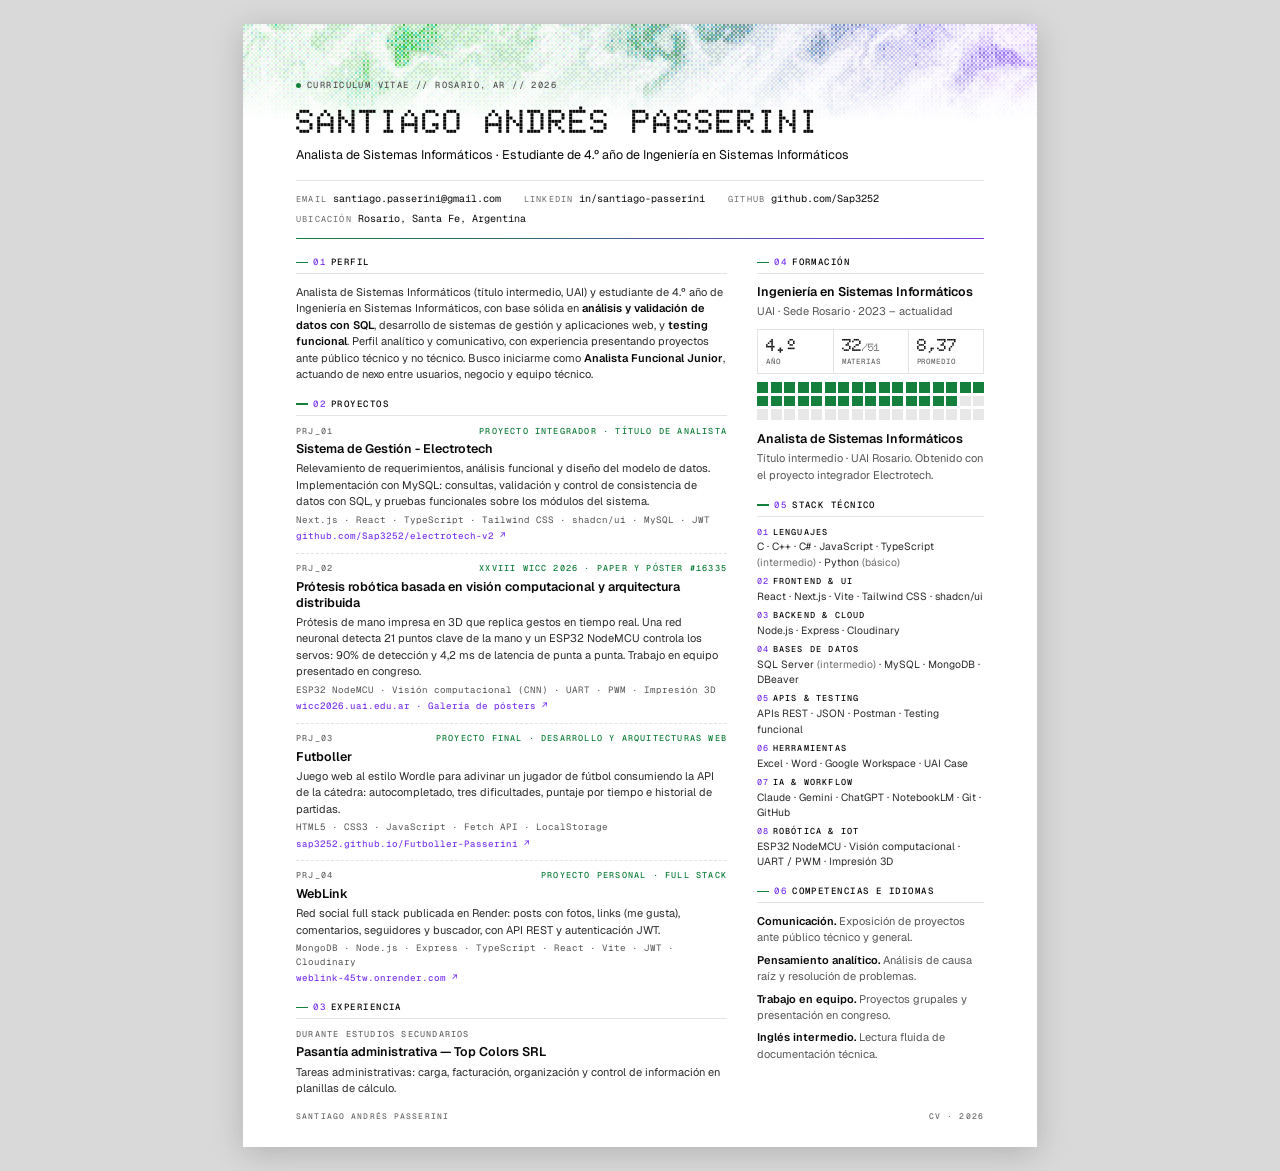
<file: cv/index.html>
<!doctype html>
<html lang="es" data-theme="light">
<head>
<meta charset="utf-8">
<meta name="viewport" content="width=device-width, initial-scale=1">
<title>CV — Santiago Andrés Passerini</title>
<meta name="description" content="Curriculum vitae de Santiago Andrés Passerini, Analista de Sistemas Informáticos.">
<link rel="icon" href="../assets/favicon.svg" type="image/svg+xml">
<link rel="preconnect" href="https://fonts.googleapis.com">
<link rel="preconnect" href="https://fonts.gstatic.com" crossorigin>
<link rel="stylesheet" href="https://fonts.googleapis.com/css2?family=Doto:wght@900&family=Geist:wght@400;500;600&family=Geist+Mono:wght@400;500&display=swap">
<!-- Fuente del CV en PDF: se genera imprimiendo esta página (ver README) -->
<style>
  :root {
    --ink: #0a0a0a;
    --text: #2a2a2a;
    --muted: #555;
    --dim: #6b6b6b;
    --line: #e3e3e3;
    --cell: #e8e8e8;
    --green: #15803d;
    --violet: #7c3aed;
    --sans: "Geist", system-ui, sans-serif;
    --mono: "Geist Mono", ui-monospace, monospace;
    --dot: "Doto", "Geist Mono", monospace;
  }

  @page { size: A4; margin: 0; }
  * { box-sizing: border-box; }
  html { -webkit-print-color-adjust: exact; print-color-adjust: exact; }
  body { margin: 0; background: #d9d9d9; color: var(--text); font: 400 8.3pt/1.48 var(--sans); }
  a { color: inherit; text-decoration: none; }
  p { margin: 0; }

  /* Hoja A4: centrada en pantalla, a sangre al imprimir */
  .sheet {
    position: relative; overflow: hidden;
    width: 210mm; min-height: 297mm; margin: 24px auto;
    padding: 0 14mm 12mm;
    background: #fff;
    box-shadow: 0 6px 30px rgb(0 0 0 / 0.18);
  }
  @media print {
    body { background: #fff; }
    .sheet { margin: 0; box-shadow: none; height: 297mm; }
  }

  /* Banda dither: el mismo fondo del portfolio (modo claro). Al cargar se congela en una
     imagen con el toque violeta y el fundido a blanco, para que el PDF salga igual que la pantalla. */
  .band { position: absolute; left: 0; right: 0; top: 0; height: 26mm; }
  .band canvas, .band img { display: block; width: 100%; height: 100%; image-rendering: pixelated; }
  .band.no-webgl { background: linear-gradient(to bottom, transparent, #fff), linear-gradient(100deg, rgb(21 128 61 / 0.15), rgb(124 58 237 / 0.15)); }

  /* Encabezado */
  .head { position: relative; padding-top: 15mm; }
  .meta {
    display: flex; align-items: center; gap: 6px;
    font: 500 6.6pt/1 var(--mono); letter-spacing: 0.16em; text-transform: uppercase;
    color: var(--muted);
  }
  .meta .dot { width: 5px; height: 5px; border-radius: 50%; background: var(--green); }
  h1 {
    margin: 4mm 0 0;
    font: 900 25pt/1 var(--dot); letter-spacing: 0.03em; text-transform: uppercase;
    color: var(--ink);
  }
  .role { margin-top: 2.2mm; font-size: 9.4pt; color: var(--ink); }
  .contact {
    display: flex; flex-wrap: wrap; gap: 1.6mm 6mm;
    margin: 4mm 0 0; padding: 3mm 0 0; list-style: none;
    border-top: 0.6pt solid var(--line);
    font: 400 7.6pt/1.4 var(--mono); color: var(--ink);
  }
  .contact span { margin-right: 1.6mm; font-size: 6.4pt; letter-spacing: 0.14em; color: var(--dim); }
  .rule { height: 1pt; margin-top: 3mm; background: linear-gradient(90deg, var(--green), var(--violet)); }

  /* Columnas */
  .cols { display: grid; grid-template-columns: 1fr 60mm; gap: 8mm; margin-top: 5mm; }
  section + section { margin-top: 4.6mm; }
  h2 {
    display: flex; align-items: center; gap: 5px;
    margin: 0 0 2.6mm; padding-bottom: 1.6mm;
    border-bottom: 0.6pt solid var(--line);
    font: 500 6.8pt/1 var(--mono); letter-spacing: 0.16em; text-transform: uppercase;
    color: var(--ink);
  }
  h2::before { content: ""; width: 9pt; height: 1pt; background: var(--green); }
  h2 i { font-style: normal; color: var(--violet); }

  .lead { color: var(--text); }
  .lead b { color: var(--ink); font-weight: 600; }

  /* Proyectos */
  .prj + .prj { margin-top: 2.4mm; padding-top: 2.4mm; border-top: 0.6pt dashed var(--line); }
  .prj-top {
    display: flex; justify-content: space-between; gap: 8px;
    font: 500 6.4pt/1.3 var(--mono); letter-spacing: 0.14em; text-transform: uppercase;
    color: var(--dim);
  }
  .prj-top .tag { color: var(--green); text-align: right; }
  h3 { margin: 1.2mm 0 0.8mm; font: 600 9.4pt/1.3 var(--sans); color: var(--ink); }
  .tech { margin-top: 1.2mm; font: 400 6.9pt/1.45 var(--mono); color: var(--muted); }
  .link { display: inline-block; margin-top: 0.8mm; font: 500 6.9pt/1.4 var(--mono); color: var(--violet); }

  .xp-when { font: 500 6.4pt/1.3 var(--mono); letter-spacing: 0.14em; text-transform: uppercase; color: var(--dim); }

  /* Formación */
  .edu + .edu { margin-top: 3mm; }
  .edu h3 { margin-top: 0; }
  .edu p { color: var(--muted); }
  .stats { display: grid; grid-template-columns: repeat(3, 1fr); margin-top: 2.4mm; border: 0.6pt solid var(--line); }
  .stat { padding: 1.8mm 2mm; }
  .stat + .stat { border-left: 0.6pt solid var(--line); }
  .stat b { display: block; font: 900 13pt/1 var(--dot); color: var(--ink); }
  .stat b small { font-size: 8pt; color: var(--dim); }
  .stat span { display: block; margin-top: 1mm; font: 500 5.6pt/1.2 var(--mono); letter-spacing: 0.12em; text-transform: uppercase; color: var(--dim); }
  .grid { display: grid; grid-template-columns: repeat(17, 1fr); gap: 0.7mm; margin-top: 2mm; }
  .grid i { aspect-ratio: 1; background: var(--cell); }
  .grid i.on { background: var(--green); }

  /* Stack */
  .stack { margin: 0; }
  .stack div + div { margin-top: 1.5mm; }
  .stack dt { font: 500 6.4pt/1.3 var(--mono); letter-spacing: 0.14em; text-transform: uppercase; color: var(--ink); }
  .stack dt i { font-style: normal; color: var(--violet); margin-right: 3px; }
  .stack dd { margin: 0.5mm 0 0; font-size: 7.8pt; color: var(--text); }
  .stack em { font-style: normal; color: var(--dim); }

  .list { margin: 0; padding: 0; list-style: none; }
  .list li + li { margin-top: 1.6mm; }
  .list b { display: block; color: var(--ink); font-weight: 600; }
  .list span { color: var(--muted); }
  .list.inline b { display: inline; }


  .foot {
    position: absolute; left: 14mm; right: 14mm; bottom: 7mm;
    display: flex; justify-content: space-between;
    font: 500 6pt/1 var(--mono); letter-spacing: 0.14em; text-transform: uppercase;
    color: var(--dim);
  }
</style>
<script src="../dither.js" defer></script>
</head>
<body>
<article class="sheet">
  <div class="band" aria-hidden="true"><canvas id="dither"></canvas></div>

  <header class="head">
    <p class="meta"><span class="dot"></span>Curriculum vitae // Rosario, AR // 2026</p>
    <h1>Santiago Andrés Passerini</h1>
    <p class="role">Analista de Sistemas Informáticos · Estudiante de 4.º año de Ingeniería en Sistemas Informáticos</p>
    <ul class="contact">
      <li><span>EMAIL</span><a href="mailto:santiago.passerini@gmail.com">santiago.passerini@gmail.com</a></li>
      <li><span>LINKEDIN</span><a href="https://www.linkedin.com/in/santiago-passerini">in/santiago-passerini</a></li>
      <li><span>GITHUB</span><a href="https://github.com/Sap3252">github.com/Sap3252</a></li>
      <li><span>UBICACIÓN</span>Rosario, Santa Fe, Argentina</li>
    </ul>
    <div class="rule"></div>
  </header>

  <div class="cols">
    <main>
      <section>
        <h2><i>01</i>Perfil</h2>
        <p class="lead">
          Analista de Sistemas Informáticos (título intermedio, UAI) y estudiante de 4.º año de Ingeniería en Sistemas Informáticos,
          con base sólida en <b>análisis y validación de datos con SQL</b>, desarrollo de sistemas de gestión y aplicaciones web, y <b>testing funcional</b>.
          Perfil analítico y comunicativo, con experiencia presentando proyectos ante público técnico y no técnico.
          Busco iniciarme como <b>Analista Funcional Junior</b>, actuando de nexo entre usuarios, negocio y equipo técnico.
        </p>
      </section>

      <section>
        <h2><i>02</i>Proyectos</h2>

        <div class="prj">
          <div class="prj-top"><span>PRJ_01</span><span class="tag">Proyecto integrador · Título de Analista</span></div>
          <h3>Sistema de Gestión - Electrotech</h3>
          <p>Relevamiento de requerimientos, análisis funcional y diseño del modelo de datos. Implementación con MySQL: consultas, validación y control de consistencia de datos con SQL, y pruebas funcionales sobre los módulos del sistema.</p>
          <p class="tech">Next.js · React · TypeScript · Tailwind CSS · shadcn/ui · MySQL · JWT</p>
          <a class="link" href="https://github.com/Sap3252/electrotech-v2">github.com/Sap3252/electrotech-v2 ↗</a>
        </div>

        <div class="prj">
          <div class="prj-top"><span>PRJ_02</span><span class="tag">XXVIII WICC 2026 · Paper y póster #16335</span></div>
          <h3>Prótesis robótica basada en visión computacional y arquitectura distribuida</h3>
          <p>Prótesis de mano impresa en 3D que replica gestos en tiempo real. Una red neuronal detecta 21 puntos clave de la mano y un ESP32 NodeMCU controla los servos: 90% de detección y 4,2 ms de latencia de punta a punta. Trabajo en equipo presentado en congreso.</p>
          <p class="tech">ESP32 NodeMCU · Visión computacional&nbsp;(CNN) · UART · PWM · Impresión&nbsp;3D</p>
          <a class="link" href="https://wicc2026.uai.edu.ar/posters-procesamiento_se%C3%B1ales.html">wicc2026.uai.edu.ar · Galería de pósters ↗</a>
        </div>

        <div class="prj">
          <div class="prj-top"><span>PRJ_03</span><span class="tag">Proyecto final · Desarrollo y Arquitecturas Web</span></div>
          <h3>Futboller</h3>
          <p>Juego web al estilo Wordle para adivinar un jugador de fútbol consumiendo la API de la cátedra: autocompletado, tres dificultades, puntaje por tiempo e historial de partidas.</p>
          <p class="tech">HTML5 · CSS3 · JavaScript · Fetch API · LocalStorage</p>
          <a class="link" href="https://sap3252.github.io/Futboller-Passerini/">sap3252.github.io/Futboller-Passerini ↗</a>
        </div>

        <div class="prj">
          <div class="prj-top"><span>PRJ_04</span><span class="tag">Proyecto personal · Full stack</span></div>
          <h3>WebLink</h3>
          <p>Red social full stack publicada en Render: posts con fotos, links (me gusta), comentarios, seguidores y buscador, con API REST y autenticación JWT.</p>
          <p class="tech">MongoDB · Node.js · Express · TypeScript · React · Vite · JWT · Cloudinary</p>
          <a class="link" href="https://weblink-45tw.onrender.com">weblink-45tw.onrender.com ↗</a>
        </div>
      </section>

      <section>
        <h2><i>03</i>Experiencia</h2>
        <p class="xp-when">Durante estudios secundarios</p>
        <h3>Pasantía administrativa — Top Colors SRL</h3>
        <p>Tareas administrativas: carga, facturación, organización y control de información en planillas de cálculo.</p>
      </section>
    </main>

    <aside>
      <section>
        <h2><i>04</i>Formación</h2>
        <div class="edu">
          <h3>Ingeniería en Sistemas Informáticos</h3>
          <p>UAI · Sede Rosario · 2023 – actualidad</p>
          <div class="stats">
            <div class="stat"><b>4.º</b><span>Año</span></div>
            <div class="stat"><b>32<small>/51</small></b><span>Materias</span></div>
            <div class="stat"><b>8,37</b><span>Promedio</span></div>
          </div>
          <div class="grid" data-total="51" data-done="32" role="img" aria-label="32 de 51 materias aprobadas"></div>
        </div>
        <div class="edu">
          <h3>Analista de Sistemas Informáticos</h3>
          <p>Título intermedio · UAI Rosario. Obtenido con el proyecto integrador Electrotech.</p>
        </div>
      </section>

      <section>
        <h2><i>05</i>Stack técnico</h2>
        <dl class="stack">
          <div><dt><i>01</i>Lenguajes</dt><dd>C · C++ · C# · JavaScript · TypeScript <em>(intermedio)</em> · Python <em>(básico)</em></dd></div>
          <div><dt><i>02</i>Frontend &amp; UI</dt><dd>React · Next.js · Vite · Tailwind CSS · shadcn/ui</dd></div>
          <div><dt><i>03</i>Backend &amp; Cloud</dt><dd>Node.js · Express · Cloudinary</dd></div>
          <div><dt><i>04</i>Bases de datos</dt><dd>SQL Server <em>(intermedio)</em> · MySQL · MongoDB · DBeaver</dd></div>
          <div><dt><i>05</i>APIs &amp; Testing</dt><dd>APIs REST · JSON · Postman · Testing funcional</dd></div>
          <div><dt><i>06</i>Herramientas</dt><dd>Excel · Word · Google Workspace · UAI&nbsp;Case</dd></div>
          <div><dt><i>07</i>IA &amp; Workflow</dt><dd>Claude · Gemini · ChatGPT · NotebookLM · Git · GitHub</dd></div>
          <div><dt><i>08</i>Robótica &amp; IoT</dt><dd>ESP32 NodeMCU · Visión computacional · UART&nbsp;/&nbsp;PWM · Impresión&nbsp;3D</dd></div>
        </dl>
      </section>

      <section>
        <h2><i>06</i>Competencias e idiomas</h2>
        <ul class="list inline">
          <li><b>Comunicación.</b> <span>Exposición de proyectos ante público técnico y general.</span></li>
          <li><b>Pensamiento analítico.</b> <span>Análisis de causa raíz y resolución de problemas.</span></li>
          <li><b>Trabajo en equipo.</b> <span>Proyectos grupales y presentación en congreso.</span></li>
          <li><b>Inglés intermedio.</b> <span>Lectura fluida de documentación técnica.</span></li>
        </ul>
      </section>
    </aside>
  </div>

  <footer class="foot">
    <span>Santiago Andrés Passerini</span>
    <span>CV · 2026</span>
  </footer>
</article>

<script>
  // Grilla de materias: una celda por materia, en verde las aprobadas
  const grid = document.querySelector('.grid');
  const done = Number(grid.dataset.done);
  for (let i = 0; i < Number(grid.dataset.total); i++) {
    const cell = document.createElement('i');
    if (i < done) cell.className = 'on';
    grid.append(cell);
  }

  // Congela la banda dither en una imagen: toque violeta a la derecha, más suave y con fundido a blanco.
  // Espera a que el dither haya dibujado; si WebGL no responde, queda el degradado de respaldo.
  const band = document.querySelector('.band');
  const isDrawn = canvas => {
    const probe = document.createElement('canvas');
    probe.width = probe.height = 8;
    const p = probe.getContext('2d');
    p.drawImage(canvas, 0, 0, 8, 8);
    return p.getImageData(0, 0, 8, 8).data.some((v, i) => i % 4 === 3 && v > 0);
  };
  const freeze = (tries = 0) => {
    const src = document.getElementById('dither');
    if (!src || band.classList.contains('no-webgl')) return;
    if (!src.width || !isDrawn(src)) {
      if (tries < 40) setTimeout(() => freeze(tries + 1), 150);
      else { band.classList.add('no-webgl'); src.remove(); }
      return;
    }
    const out = document.createElement('canvas');
    out.width = src.width;
    out.height = src.height;
    const ctx = out.getContext('2d');
    ctx.drawImage(src, 0, 0);

    let g = ctx.createLinearGradient(0, 0, out.width, 0);
    g.addColorStop(0.3, 'rgb(124 58 237 / 0)');
    g.addColorStop(1, 'rgb(124 58 237 / 1)');
    ctx.globalCompositeOperation = 'color';
    ctx.fillStyle = g;
    ctx.fillRect(0, 0, out.width, out.height);

    ctx.globalCompositeOperation = 'source-over';
    ctx.fillStyle = 'rgb(255 255 255 / 0.3)';
    ctx.fillRect(0, 0, out.width, out.height);
    g = ctx.createLinearGradient(0, 0, 0, out.height);
    g.addColorStop(0.3, 'rgb(255 255 255 / 0)');
    g.addColorStop(1, 'rgb(255 255 255 / 1)');
    ctx.fillStyle = g;
    ctx.fillRect(0, 0, out.width, out.height);

    const img = new Image();
    img.alt = '';
    img.src = out.toDataURL('image/png');
    src.replaceWith(img);
  };
  window.addEventListener('load', () => setTimeout(freeze, 300));
</script>
</body>
</html>
</file>
